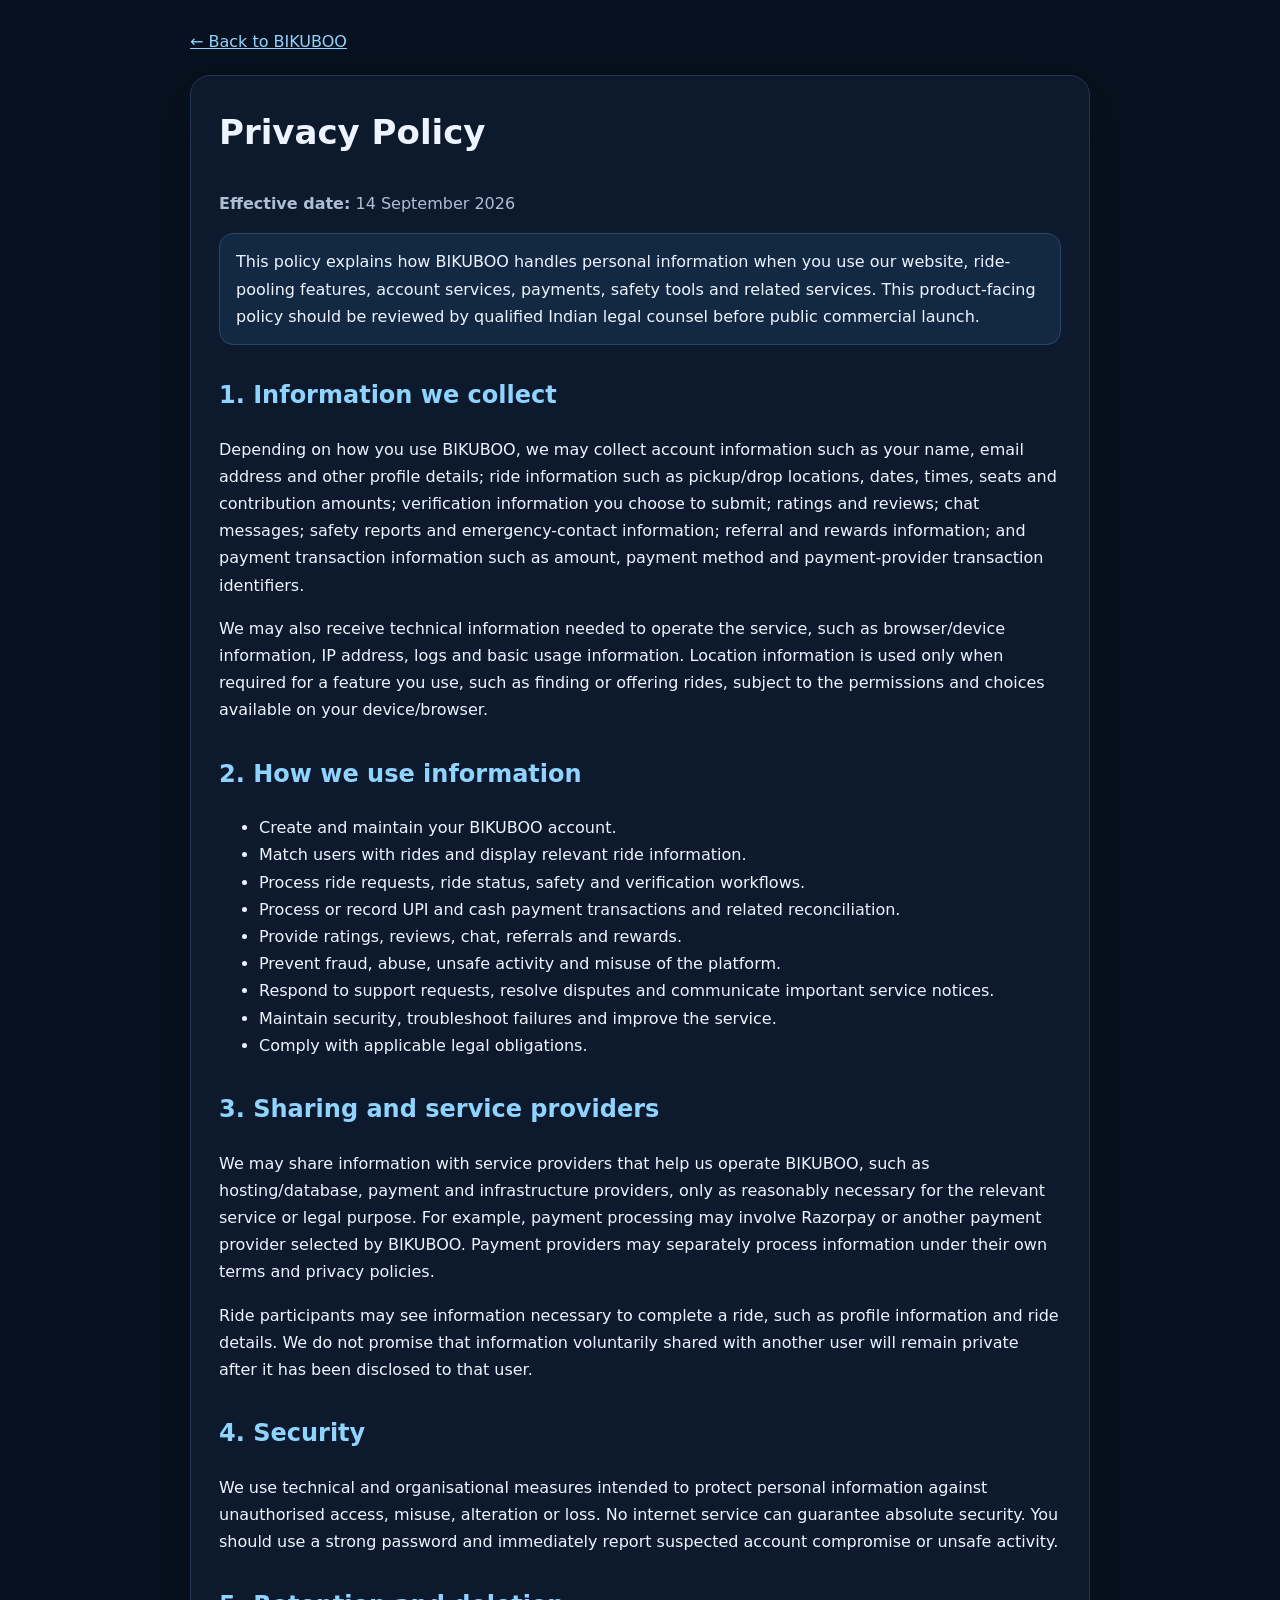
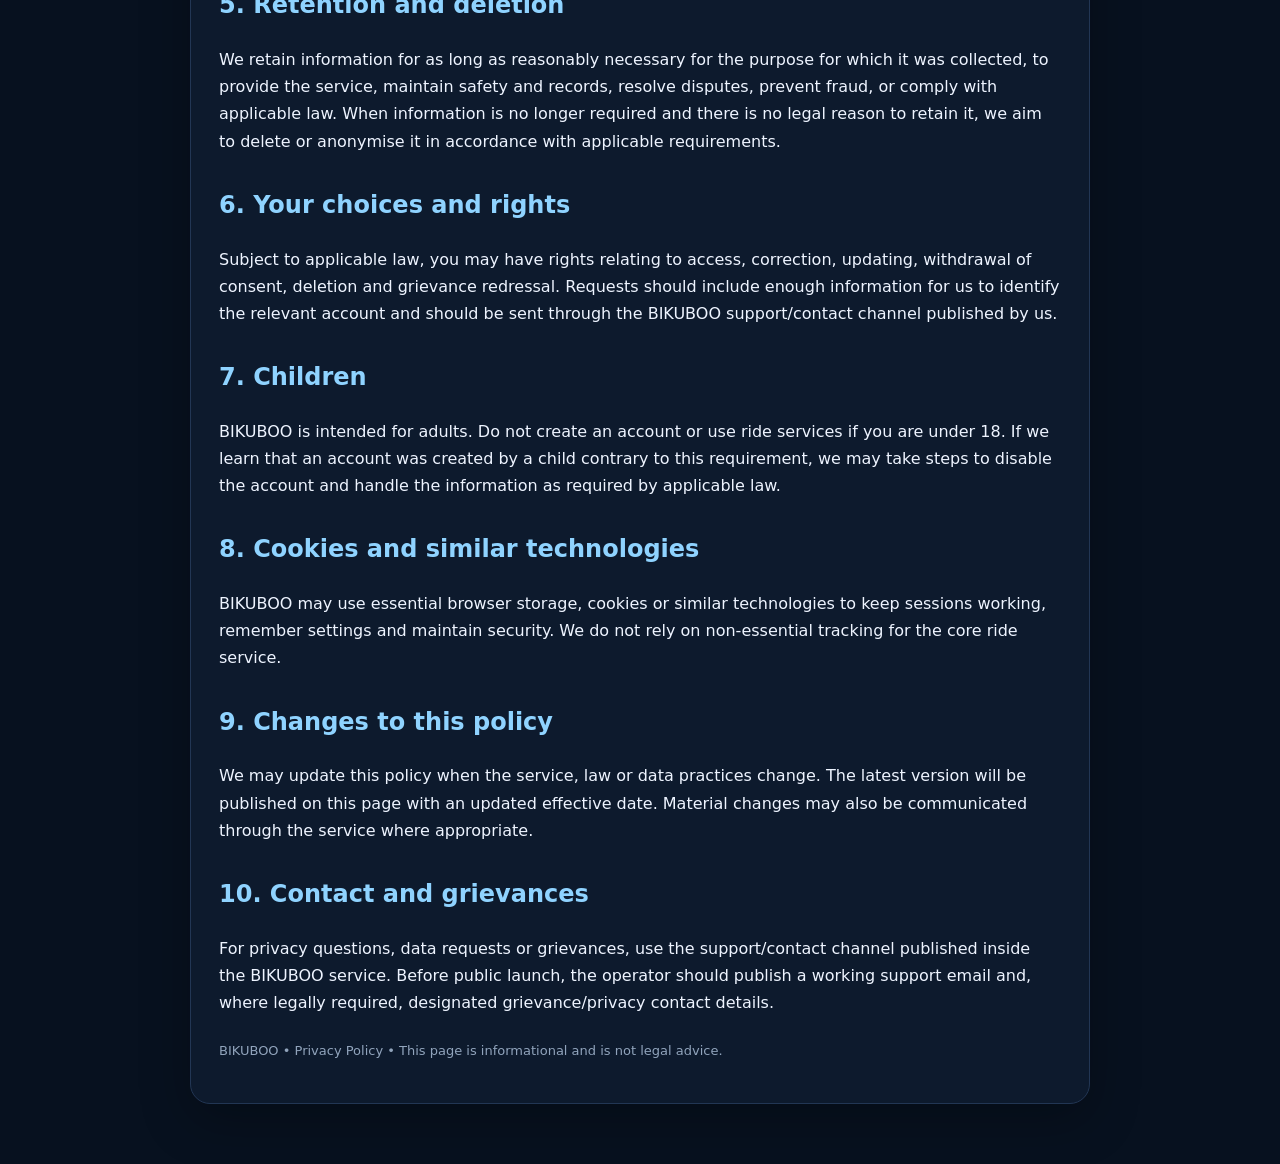
<file: privacy.html>
<!doctype html>
<html lang="en">
<head>
<meta charset="utf-8"><meta name="viewport" content="width=device-width,initial-scale=1">
<title>Privacy Policy — BIKUBOO</title>
<style>
body{margin:0;font-family:Inter,system-ui,-apple-system,Segoe UI,sans-serif;background:#07111f;color:#eef4ff;line-height:1.7}.wrap{max-width:900px;margin:auto;padding:28px 20px 60px}.card{background:#0d1a2d;border:1px solid #223654;border-radius:20px;padding:28px;box-shadow:0 16px 50px #0004}h1{margin-top:0;font-size:34px}h2{margin-top:30px;color:#8fd3ff}a{color:#8fd3ff}.muted{color:#aebed3}.back{display:inline-block;margin-bottom:20px}.notice{padding:14px 16px;border-radius:14px;background:#132943;border:1px solid #294766}.footer{margin-top:24px;color:#91a4bc;font-size:13px}
</style>
</head>
<body><main class="wrap"><a class="back" href="index.html">← Back to BIKUBOO</a><section class="card">
<h1>Privacy Policy</h1><p class="muted"><strong>Effective date:</strong> 14 September 2026</p>
<div class="notice">This policy explains how BIKUBOO handles personal information when you use our website, ride-pooling features, account services, payments, safety tools and related services. This product-facing policy should be reviewed by qualified Indian legal counsel before public commercial launch.</div>
<h2>1. Information we collect</h2>
<p>Depending on how you use BIKUBOO, we may collect account information such as your name, email address and other profile details; ride information such as pickup/drop locations, dates, times, seats and contribution amounts; verification information you choose to submit; ratings and reviews; chat messages; safety reports and emergency-contact information; referral and rewards information; and payment transaction information such as amount, payment method and payment-provider transaction identifiers.</p>
<p>We may also receive technical information needed to operate the service, such as browser/device information, IP address, logs and basic usage information. Location information is used only when required for a feature you use, such as finding or offering rides, subject to the permissions and choices available on your device/browser.</p>
<h2>2. How we use information</h2>
<ul><li>Create and maintain your BIKUBOO account.</li><li>Match users with rides and display relevant ride information.</li><li>Process ride requests, ride status, safety and verification workflows.</li><li>Process or record UPI and cash payment transactions and related reconciliation.</li><li>Provide ratings, reviews, chat, referrals and rewards.</li><li>Prevent fraud, abuse, unsafe activity and misuse of the platform.</li><li>Respond to support requests, resolve disputes and communicate important service notices.</li><li>Maintain security, troubleshoot failures and improve the service.</li><li>Comply with applicable legal obligations.</li></ul>
<h2>3. Sharing and service providers</h2>
<p>We may share information with service providers that help us operate BIKUBOO, such as hosting/database, payment and infrastructure providers, only as reasonably necessary for the relevant service or legal purpose. For example, payment processing may involve Razorpay or another payment provider selected by BIKUBOO. Payment providers may separately process information under their own terms and privacy policies.</p>
<p>Ride participants may see information necessary to complete a ride, such as profile information and ride details. We do not promise that information voluntarily shared with another user will remain private after it has been disclosed to that user.</p>
<h2>4. Security</h2>
<p>We use technical and organisational measures intended to protect personal information against unauthorised access, misuse, alteration or loss. No internet service can guarantee absolute security. You should use a strong password and immediately report suspected account compromise or unsafe activity.</p>
<h2>5. Retention and deletion</h2>
<p>We retain information for as long as reasonably necessary for the purpose for which it was collected, to provide the service, maintain safety and records, resolve disputes, prevent fraud, or comply with applicable law. When information is no longer required and there is no legal reason to retain it, we aim to delete or anonymise it in accordance with applicable requirements.</p>
<h2>6. Your choices and rights</h2>
<p>Subject to applicable law, you may have rights relating to access, correction, updating, withdrawal of consent, deletion and grievance redressal. Requests should include enough information for us to identify the relevant account and should be sent through the BIKUBOO support/contact channel published by us.</p>
<h2>7. Children</h2>
<p>BIKUBOO is intended for adults. Do not create an account or use ride services if you are under 18. If we learn that an account was created by a child contrary to this requirement, we may take steps to disable the account and handle the information as required by applicable law.</p>
<h2>8. Cookies and similar technologies</h2>
<p>BIKUBOO may use essential browser storage, cookies or similar technologies to keep sessions working, remember settings and maintain security. We do not rely on non-essential tracking for the core ride service.</p>
<h2>9. Changes to this policy</h2>
<p>We may update this policy when the service, law or data practices change. The latest version will be published on this page with an updated effective date. Material changes may also be communicated through the service where appropriate.</p>
<h2>10. Contact and grievances</h2>
<p>For privacy questions, data requests or grievances, use the support/contact channel published inside the BIKUBOO service. Before public launch, the operator should publish a working support email and, where legally required, designated grievance/privacy contact details.</p>
<p class="footer">BIKUBOO • Privacy Policy • This page is informational and is not legal advice.</p>
</section></main></body></html>
</file>
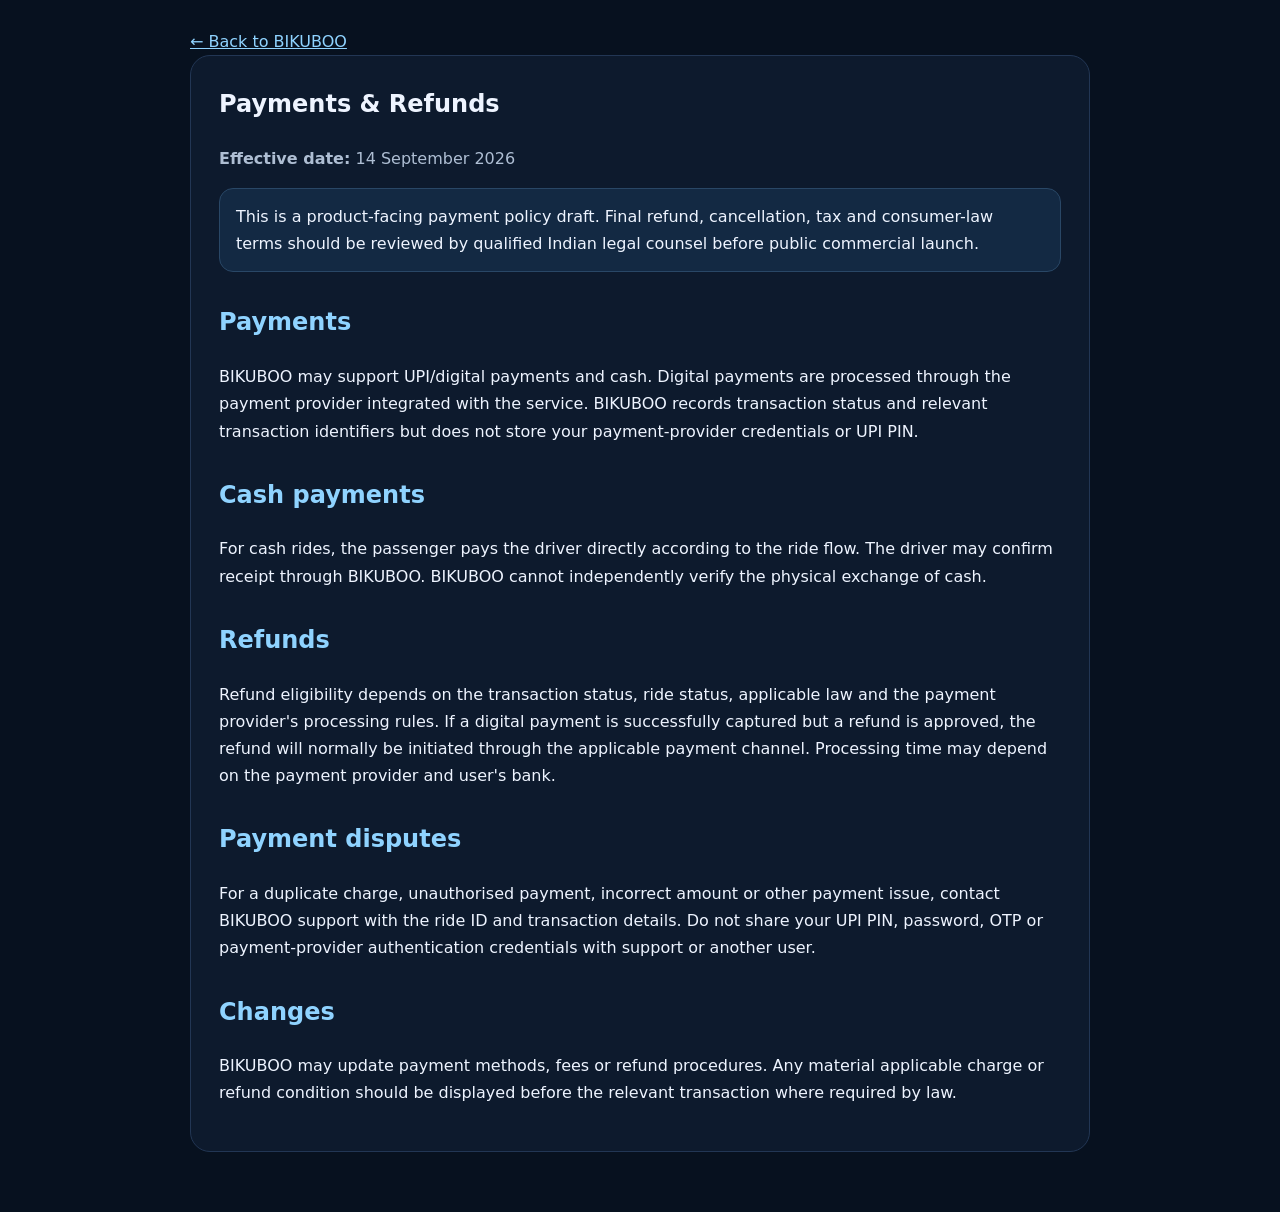
<file: refund.html>
<!doctype html><html lang="en"><head><meta charset="utf-8"><meta name="viewport" content="width=device-width,initial-scale=1"><title>Payments & Refunds — BIKUBOO</title><style>body{margin:0;font-family:Inter,system-ui,sans-serif;background:#07111f;color:#eef4ff;line-height:1.7}.wrap{max-width:900px;margin:auto;padding:28px 20px 60px}.card{background:#0d1a2d;border:1px solid #223654;border-radius:20px;padding:28px}h1{margin-top:0}h2{color:#8fd3ff;margin-top:30px}a{color:#8fd3ff}.muted{color:#aebed3}.notice{padding:14px 16px;border-radius:14px;background:#132943;border:1px solid #294766}</style></head><body><main class="wrap"><a href="index.html">← Back to BIKUBOO</a><section class="card"><h1>Payments & Refunds</h1><p class="muted"><strong>Effective date:</strong> 14 September 2026</p><div class="notice">This is a product-facing payment policy draft. Final refund, cancellation, tax and consumer-law terms should be reviewed by qualified Indian legal counsel before public commercial launch.</div><h2>Payments</h2><p>BIKUBOO may support UPI/digital payments and cash. Digital payments are processed through the payment provider integrated with the service. BIKUBOO records transaction status and relevant transaction identifiers but does not store your payment-provider credentials or UPI PIN.</p><h2>Cash payments</h2><p>For cash rides, the passenger pays the driver directly according to the ride flow. The driver may confirm receipt through BIKUBOO. BIKUBOO cannot independently verify the physical exchange of cash.</p><h2>Refunds</h2><p>Refund eligibility depends on the transaction status, ride status, applicable law and the payment provider's processing rules. If a digital payment is successfully captured but a refund is approved, the refund will normally be initiated through the applicable payment channel. Processing time may depend on the payment provider and user's bank.</p><h2>Payment disputes</h2><p>For a duplicate charge, unauthorised payment, incorrect amount or other payment issue, contact BIKUBOO support with the ride ID and transaction details. Do not share your UPI PIN, password, OTP or payment-provider authentication credentials with support or another user.</p><h2>Changes</h2><p>BIKUBOO may update payment methods, fees or refund procedures. Any material applicable charge or refund condition should be displayed before the relevant transaction where required by law.</p></section></main></body></html>
</file>
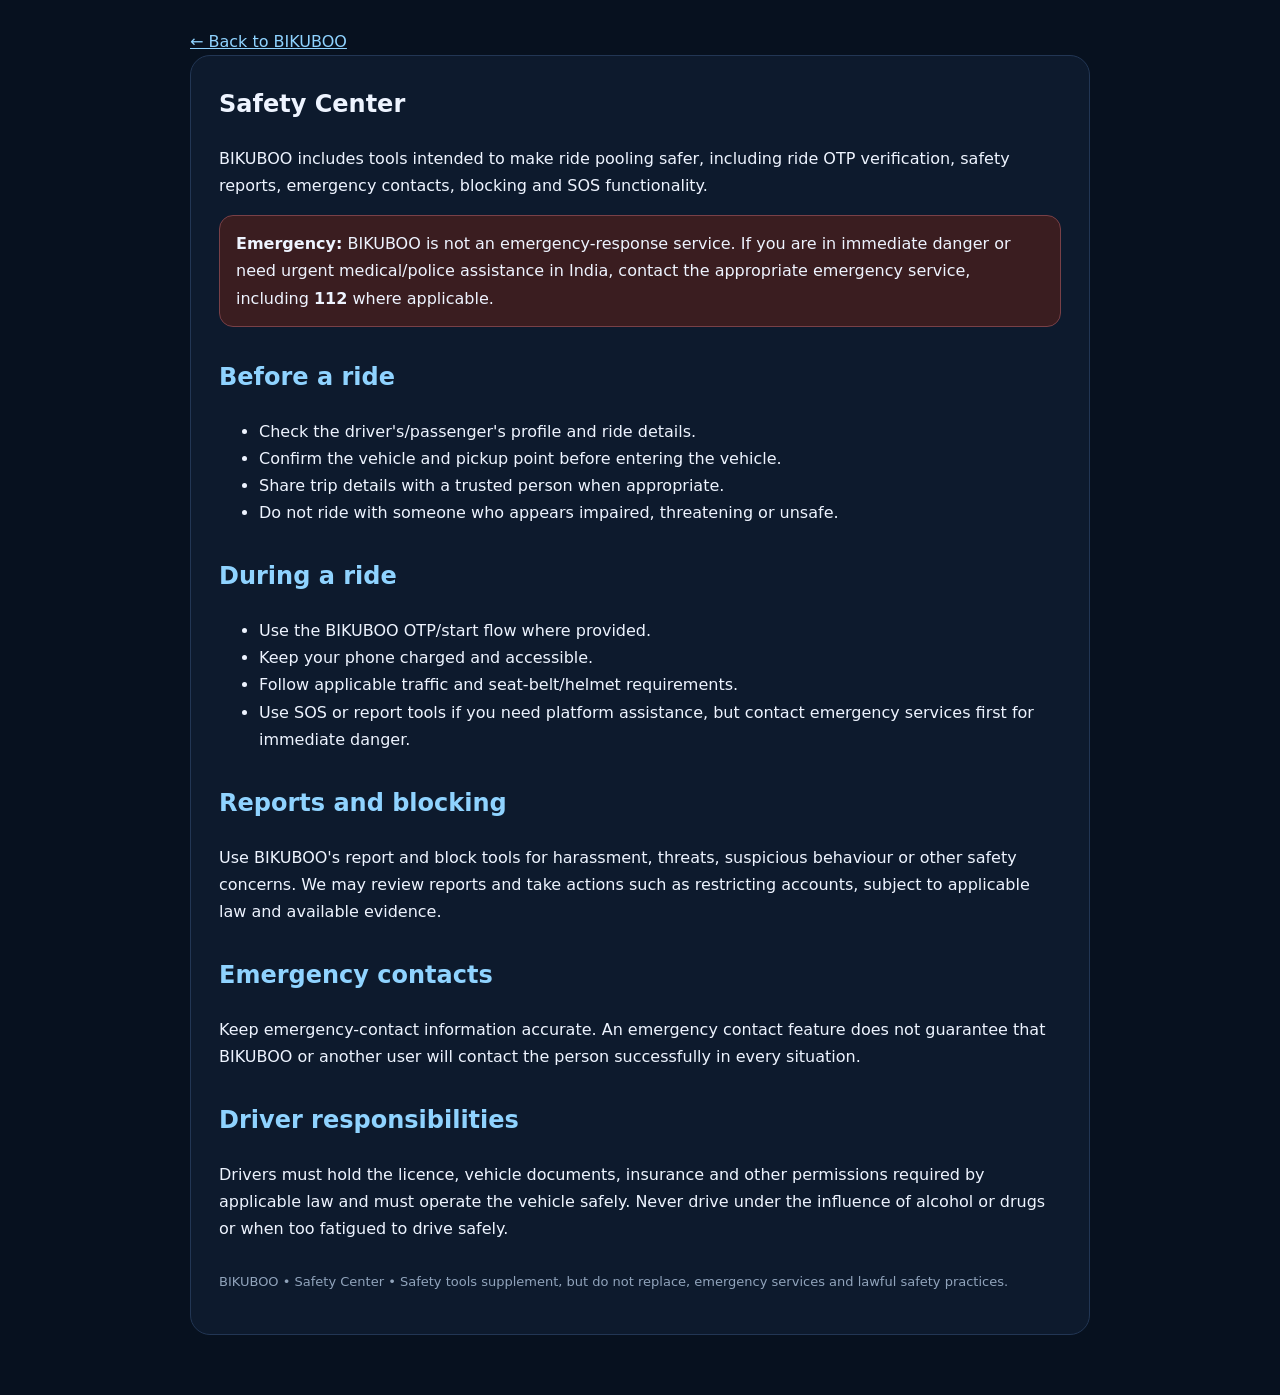
<file: safety.html>
<!doctype html><html lang="en"><head><meta charset="utf-8"><meta name="viewport" content="width=device-width,initial-scale=1"><title>Safety — BIKUBOO</title><style>body{margin:0;font-family:Inter,system-ui,sans-serif;background:#07111f;color:#eef4ff;line-height:1.7}.wrap{max-width:900px;margin:auto;padding:28px 20px 60px}.card{background:#0d1a2d;border:1px solid #223654;border-radius:20px;padding:28px}h1{margin-top:0}h2{color:#8fd3ff;margin-top:30px}a{color:#8fd3ff}.alert{padding:14px 16px;border-radius:14px;background:#3a1d20;border:1px solid #784047}.footer{margin-top:28px;color:#91a4bc;font-size:13px}</style></head><body><main class="wrap"><a href="index.html">← Back to BIKUBOO</a><section class="card"><h1>Safety Center</h1><p>BIKUBOO includes tools intended to make ride pooling safer, including ride OTP verification, safety reports, emergency contacts, blocking and SOS functionality.</p><div class="alert"><strong>Emergency:</strong> BIKUBOO is not an emergency-response service. If you are in immediate danger or need urgent medical/police assistance in India, contact the appropriate emergency service, including <strong>112</strong> where applicable.</div><h2>Before a ride</h2><ul><li>Check the driver's/passenger's profile and ride details.</li><li>Confirm the vehicle and pickup point before entering the vehicle.</li><li>Share trip details with a trusted person when appropriate.</li><li>Do not ride with someone who appears impaired, threatening or unsafe.</li></ul><h2>During a ride</h2><ul><li>Use the BIKUBOO OTP/start flow where provided.</li><li>Keep your phone charged and accessible.</li><li>Follow applicable traffic and seat-belt/helmet requirements.</li><li>Use SOS or report tools if you need platform assistance, but contact emergency services first for immediate danger.</li></ul><h2>Reports and blocking</h2><p>Use BIKUBOO's report and block tools for harassment, threats, suspicious behaviour or other safety concerns. We may review reports and take actions such as restricting accounts, subject to applicable law and available evidence.</p><h2>Emergency contacts</h2><p>Keep emergency-contact information accurate. An emergency contact feature does not guarantee that BIKUBOO or another user will contact the person successfully in every situation.</p><h2>Driver responsibilities</h2><p>Drivers must hold the licence, vehicle documents, insurance and other permissions required by applicable law and must operate the vehicle safely. Never drive under the influence of alcohol or drugs or when too fatigued to drive safely.</p><p class="footer">BIKUBOO • Safety Center • Safety tools supplement, but do not replace, emergency services and lawful safety practices.</p></section></main></body></html>
</file>
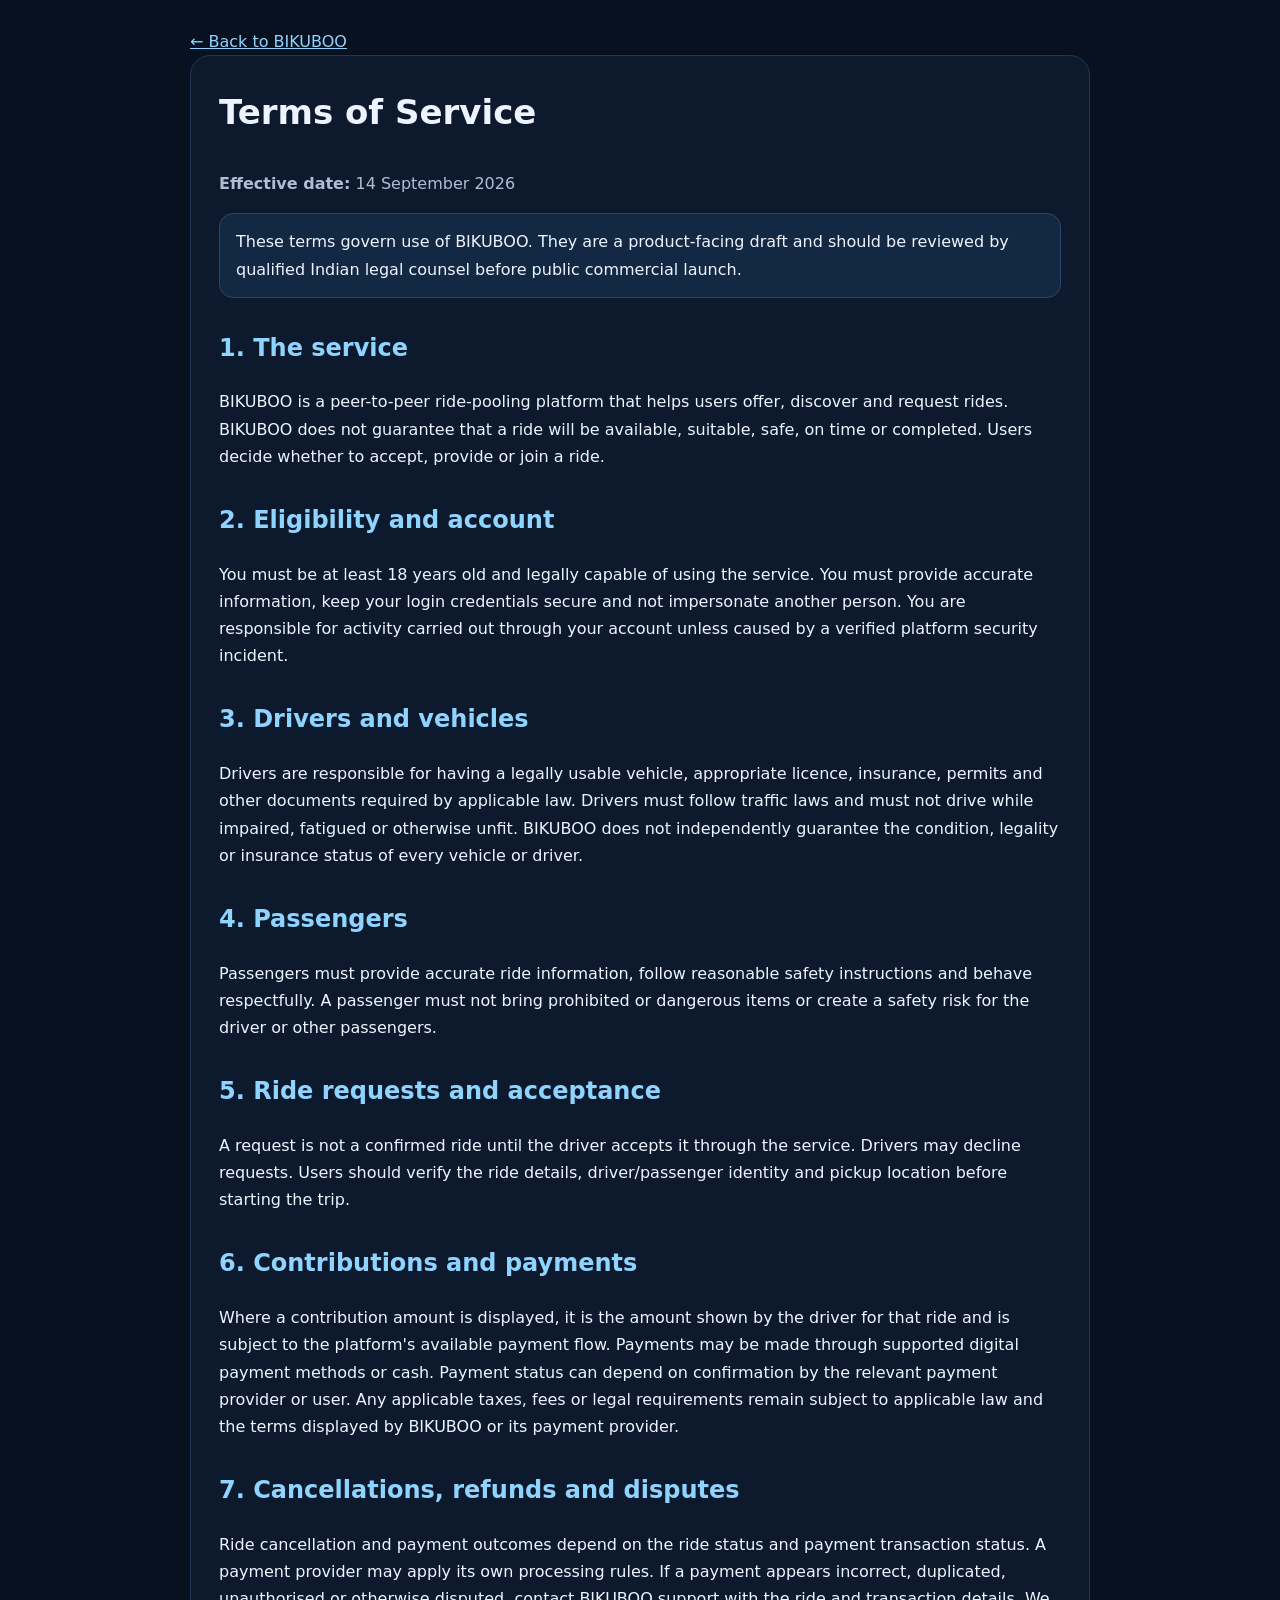
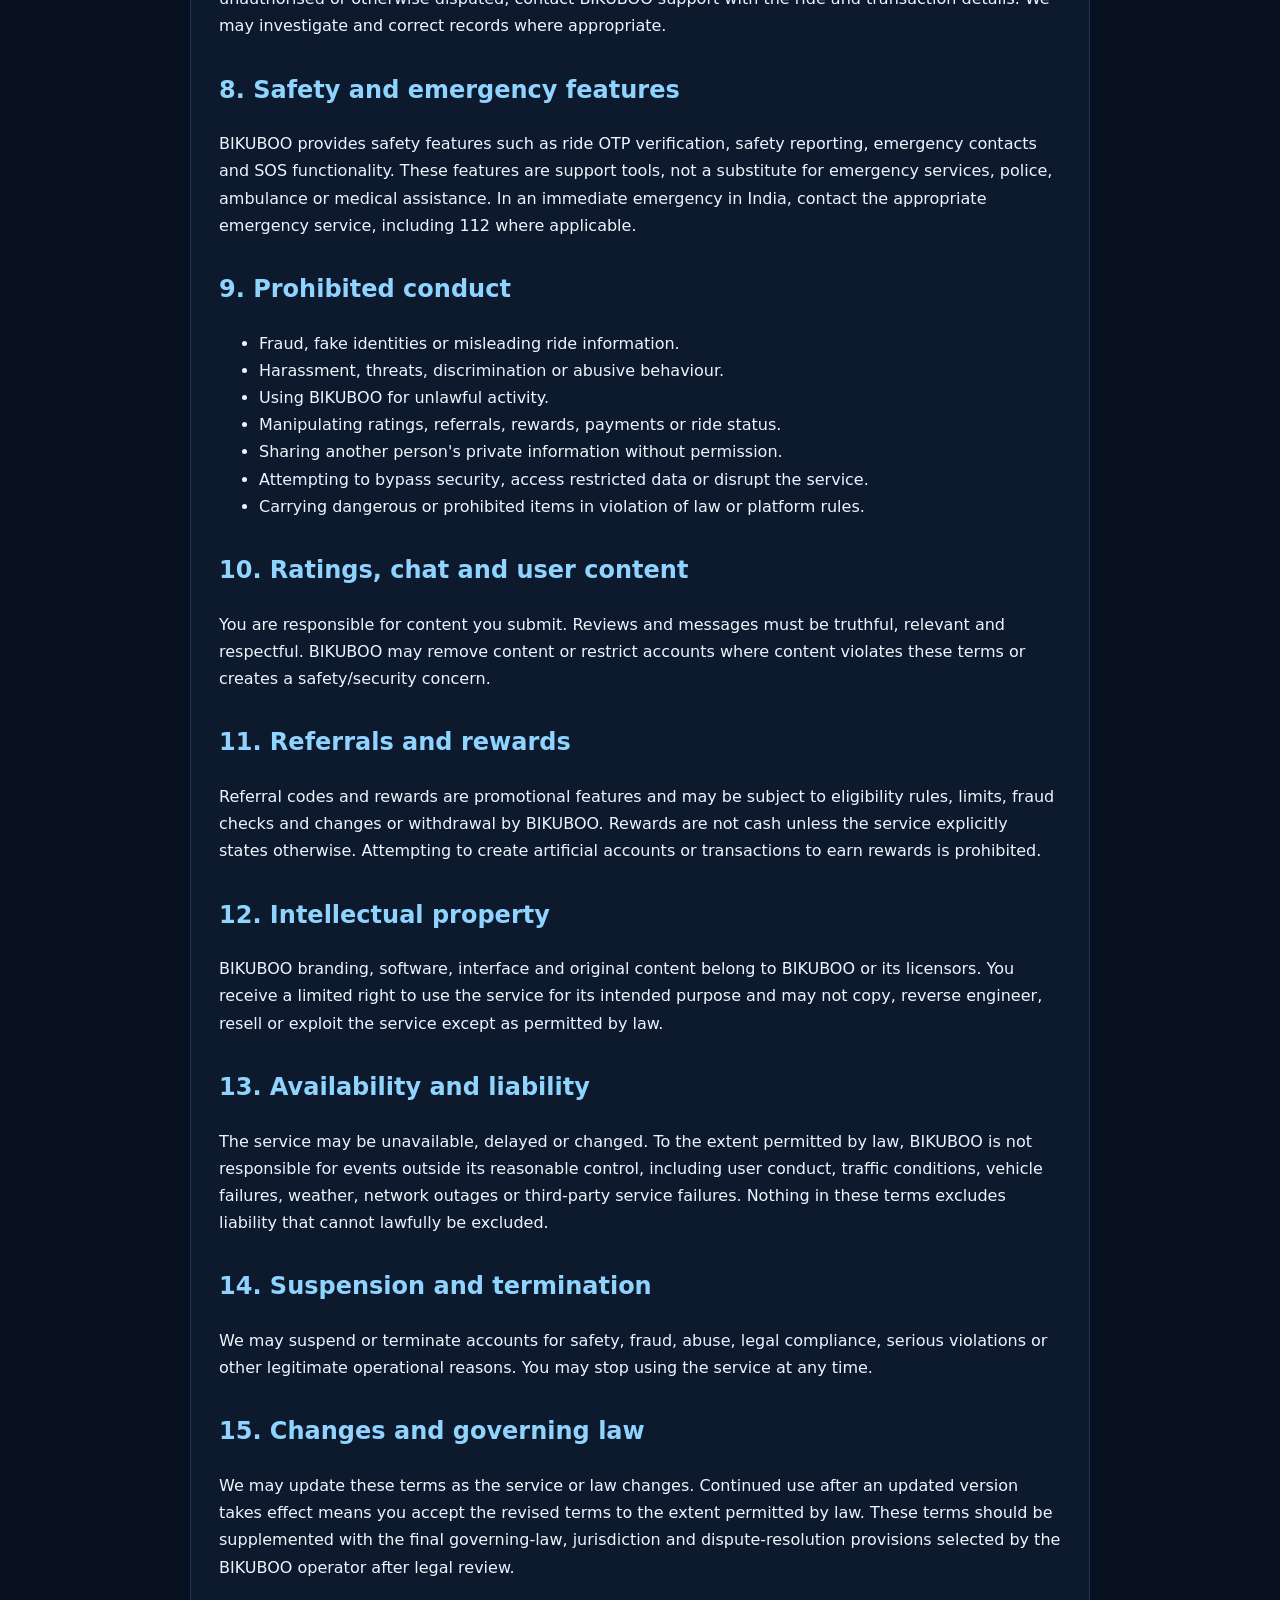
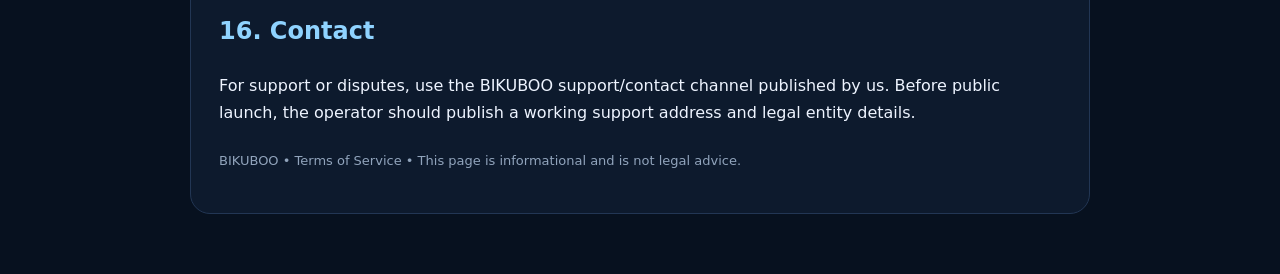
<file: terms.html>
<!doctype html>
<html lang="en"><head><meta charset="utf-8"><meta name="viewport" content="width=device-width,initial-scale=1"><title>Terms of Service — BIKUBOO</title><style>body{margin:0;font-family:Inter,system-ui,-apple-system,Segoe UI,sans-serif;background:#07111f;color:#eef4ff;line-height:1.7}.wrap{max-width:900px;margin:auto;padding:28px 20px 60px}.card{background:#0d1a2d;border:1px solid #223654;border-radius:20px;padding:28px}h1{margin-top:0;font-size:34px}h2{margin-top:30px;color:#8fd3ff}a{color:#8fd3ff}.muted{color:#aebed3}.notice{padding:14px 16px;border-radius:14px;background:#132943;border:1px solid #294766}.footer{margin-top:24px;color:#91a4bc;font-size:13px}</style></head><body><main class="wrap"><a href="index.html">← Back to BIKUBOO</a><section class="card"><h1>Terms of Service</h1><p class="muted"><strong>Effective date:</strong> 14 September 2026</p><div class="notice">These terms govern use of BIKUBOO. They are a product-facing draft and should be reviewed by qualified Indian legal counsel before public commercial launch.</div>
<h2>1. The service</h2><p>BIKUBOO is a peer-to-peer ride-pooling platform that helps users offer, discover and request rides. BIKUBOO does not guarantee that a ride will be available, suitable, safe, on time or completed. Users decide whether to accept, provide or join a ride.</p>
<h2>2. Eligibility and account</h2><p>You must be at least 18 years old and legally capable of using the service. You must provide accurate information, keep your login credentials secure and not impersonate another person. You are responsible for activity carried out through your account unless caused by a verified platform security incident.</p>
<h2>3. Drivers and vehicles</h2><p>Drivers are responsible for having a legally usable vehicle, appropriate licence, insurance, permits and other documents required by applicable law. Drivers must follow traffic laws and must not drive while impaired, fatigued or otherwise unfit. BIKUBOO does not independently guarantee the condition, legality or insurance status of every vehicle or driver.</p>
<h2>4. Passengers</h2><p>Passengers must provide accurate ride information, follow reasonable safety instructions and behave respectfully. A passenger must not bring prohibited or dangerous items or create a safety risk for the driver or other passengers.</p>
<h2>5. Ride requests and acceptance</h2><p>A request is not a confirmed ride until the driver accepts it through the service. Drivers may decline requests. Users should verify the ride details, driver/passenger identity and pickup location before starting the trip.</p>
<h2>6. Contributions and payments</h2><p>Where a contribution amount is displayed, it is the amount shown by the driver for that ride and is subject to the platform's available payment flow. Payments may be made through supported digital payment methods or cash. Payment status can depend on confirmation by the relevant payment provider or user. Any applicable taxes, fees or legal requirements remain subject to applicable law and the terms displayed by BIKUBOO or its payment provider.</p>
<h2>7. Cancellations, refunds and disputes</h2><p>Ride cancellation and payment outcomes depend on the ride status and payment transaction status. A payment provider may apply its own processing rules. If a payment appears incorrect, duplicated, unauthorised or otherwise disputed, contact BIKUBOO support with the ride and transaction details. We may investigate and correct records where appropriate.</p>
<h2>8. Safety and emergency features</h2><p>BIKUBOO provides safety features such as ride OTP verification, safety reporting, emergency contacts and SOS functionality. These features are support tools, not a substitute for emergency services, police, ambulance or medical assistance. In an immediate emergency in India, contact the appropriate emergency service, including 112 where applicable.</p>
<h2>9. Prohibited conduct</h2><ul><li>Fraud, fake identities or misleading ride information.</li><li>Harassment, threats, discrimination or abusive behaviour.</li><li>Using BIKUBOO for unlawful activity.</li><li>Manipulating ratings, referrals, rewards, payments or ride status.</li><li>Sharing another person's private information without permission.</li><li>Attempting to bypass security, access restricted data or disrupt the service.</li><li>Carrying dangerous or prohibited items in violation of law or platform rules.</li></ul>
<h2>10. Ratings, chat and user content</h2><p>You are responsible for content you submit. Reviews and messages must be truthful, relevant and respectful. BIKUBOO may remove content or restrict accounts where content violates these terms or creates a safety/security concern.</p>
<h2>11. Referrals and rewards</h2><p>Referral codes and rewards are promotional features and may be subject to eligibility rules, limits, fraud checks and changes or withdrawal by BIKUBOO. Rewards are not cash unless the service explicitly states otherwise. Attempting to create artificial accounts or transactions to earn rewards is prohibited.</p>
<h2>12. Intellectual property</h2><p>BIKUBOO branding, software, interface and original content belong to BIKUBOO or its licensors. You receive a limited right to use the service for its intended purpose and may not copy, reverse engineer, resell or exploit the service except as permitted by law.</p>
<h2>13. Availability and liability</h2><p>The service may be unavailable, delayed or changed. To the extent permitted by law, BIKUBOO is not responsible for events outside its reasonable control, including user conduct, traffic conditions, vehicle failures, weather, network outages or third-party service failures. Nothing in these terms excludes liability that cannot lawfully be excluded.</p>
<h2>14. Suspension and termination</h2><p>We may suspend or terminate accounts for safety, fraud, abuse, legal compliance, serious violations or other legitimate operational reasons. You may stop using the service at any time.</p>
<h2>15. Changes and governing law</h2><p>We may update these terms as the service or law changes. Continued use after an updated version takes effect means you accept the revised terms to the extent permitted by law. These terms should be supplemented with the final governing-law, jurisdiction and dispute-resolution provisions selected by the BIKUBOO operator after legal review.</p>
<h2>16. Contact</h2><p>For support or disputes, use the BIKUBOO support/contact channel published by us. Before public launch, the operator should publish a working support address and legal entity details.</p><p class="footer">BIKUBOO • Terms of Service • This page is informational and is not legal advice.</p></section></main></body></html>
</file>
